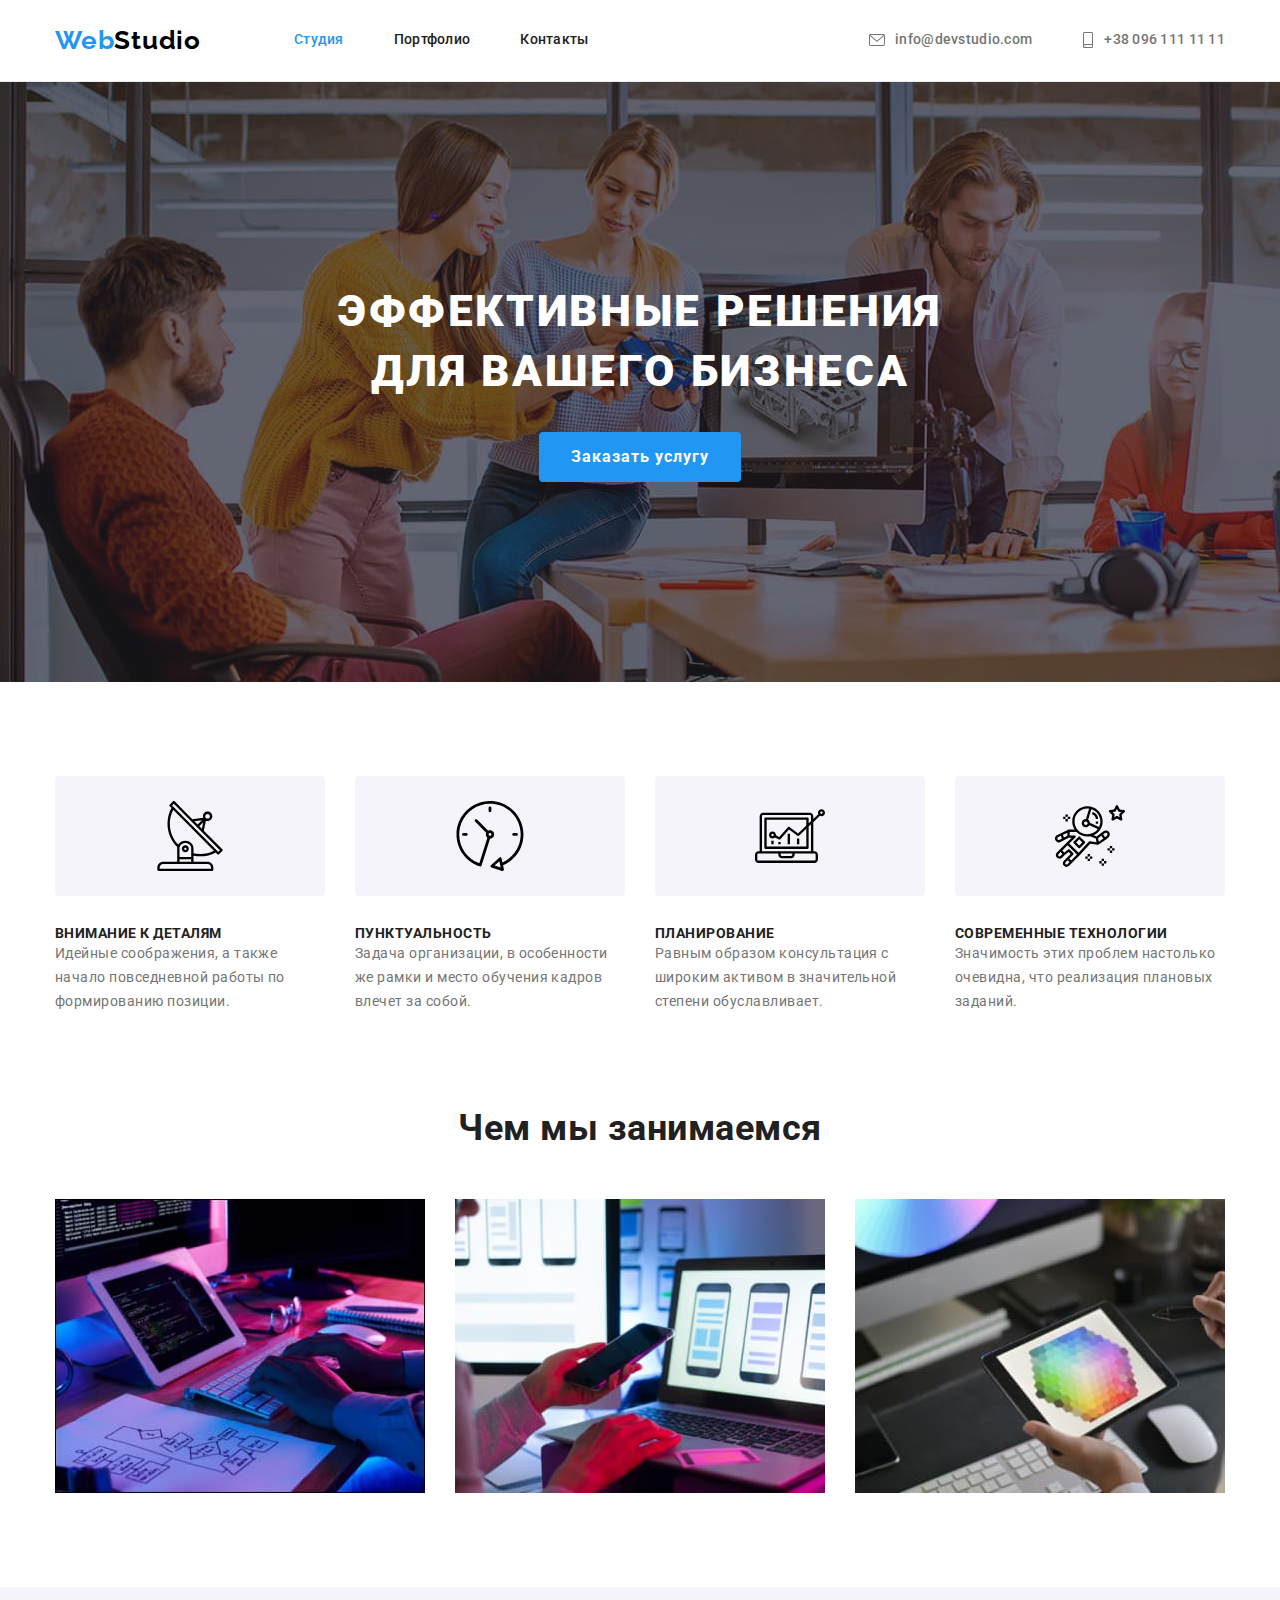
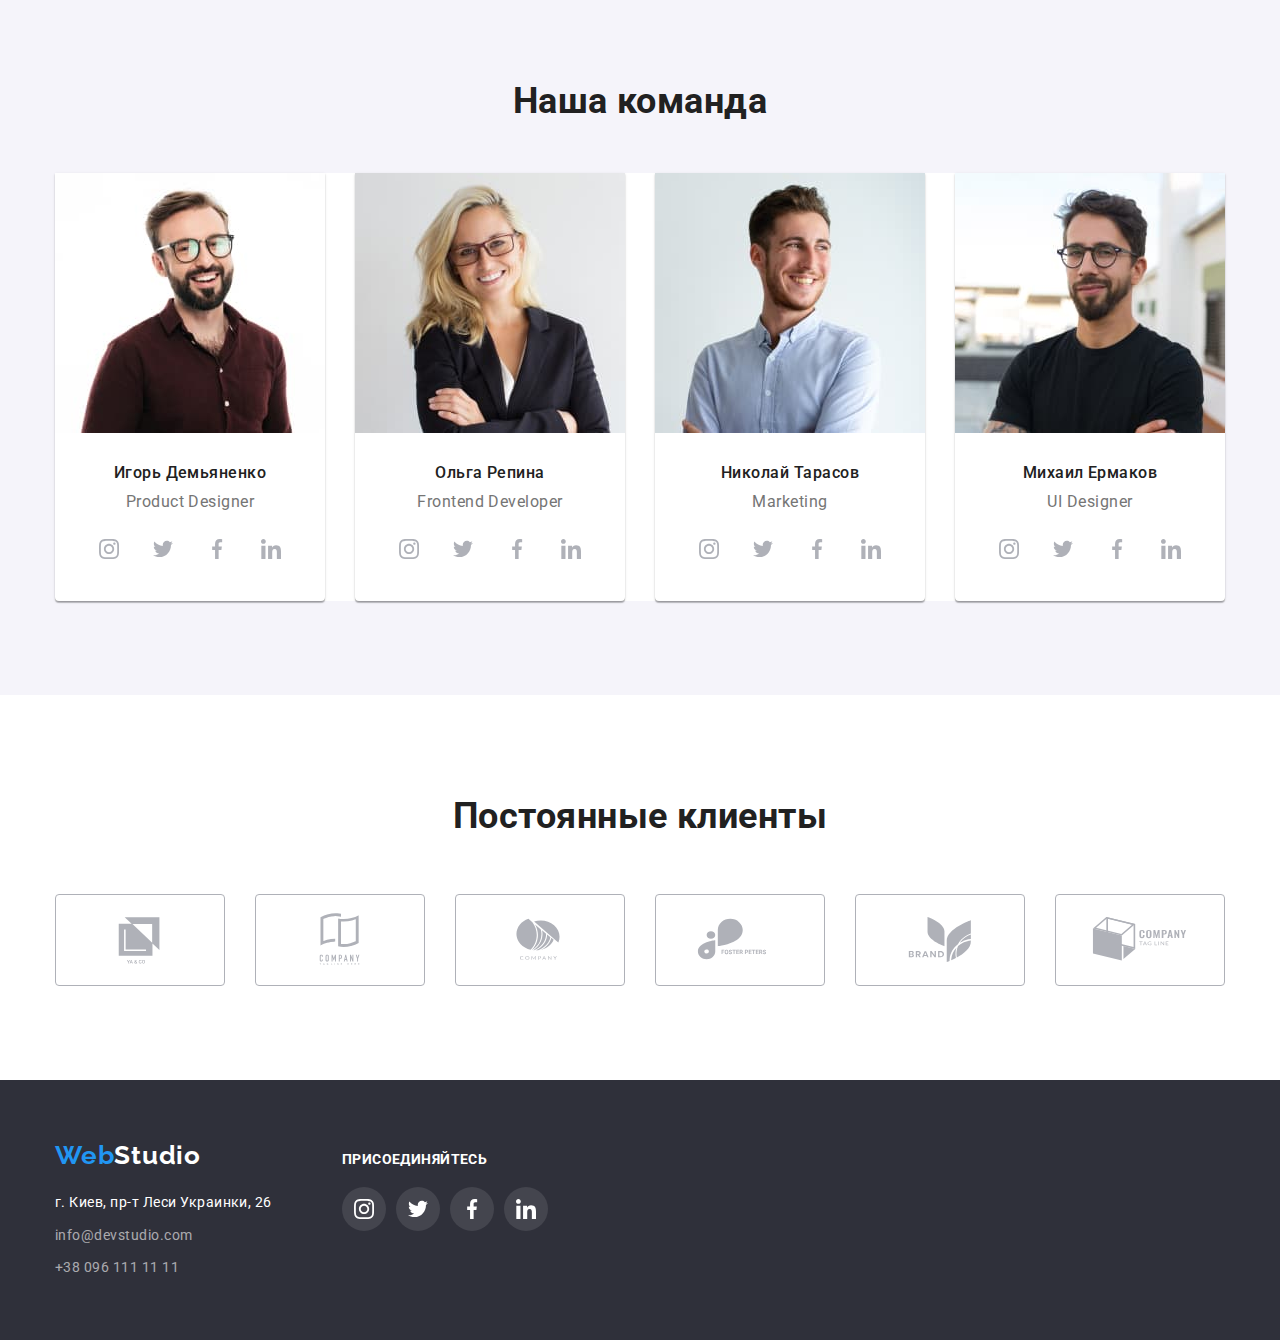
<file: index.html>
<!DOCTYPE html>
<html lang="en">
  <head>
    <meta charset="UTF-8" />
    <meta http-equiv="X-UA-Compatible" content="IE=edge" />
    <meta name="viewport" content="width=device-width, initial-scale=1.0" />
    <title>Студия</title>
    <link rel="preconnect" href="https://fonts.googleapis.com" />
    <link rel="preconnect" href="https://fonts.gstatic.com" crossorigin />
    <link
      href="https://fonts.googleapis.com/css2?family=Raleway:wght@700&family=Roboto:wght@400;500;700;900&display=swap"
      rel="stylesheet"
    />
    <link
      rel="stylesheet"
      href="https://cdnjs.cloudflare.com/ajax/libs/modern-normalize/1.0.0/modern-normalize.min.css"
    />
    <link rel="stylesheet" href="./css/styles.css" />
  </head>
  <body>
    <header>
      <div class="header-container">
        <nav class="nav-container">
          <a href="" class="logo link logo-header"
            ><span class="logo-accent-color">Web</span>Studio</a
          >
          <ul class="list nav-menu">
            <li class="nav-menu-li">
              <a href="./index.html" class="link current primary-text-color">Студия</a>
            </li>
            <li class="nav-menu-li">
              <a href="./portfolio.html" class="link primary-text-color">Портфолио</a>
            </li>
            <li class="nav-menu-li">
              <a href="" class="link primary-text-color">Контакты</a>
            </li>
          </ul>
        </nav>
        <ul class="list mail-tel">
          <li class="mail-tel-li">
            <a href="mailto:info@devstudio.com" class="mailto-a"
              ><svg class="mailto-icon-svg">
                <use href="./images/icons.svg#icon-envelope1"></use></svg
              >info@devstudio.com</a
            >
          </li>
          <li class="mail-tel-li">
            <a href="tel:+380961111111" class="tel-a"
              ><svg class="tel-icon-svg">
                <use href="./images/icons.svg#icon-smartphone1"></use></svg
              >+38 096 111 11 11</a
            >
          </li>
        </ul>
      </div>
    </header>
    <main>
      <section class="bg-order-service">
        <div class="container">
          <h1 class="index-h1">
            Эффективные решения
            <div class="index-h1-div">для вашего бизнеса</div>
          </h1>
          <button type="button" class="button-order-service">Заказать услугу</button>
        </div>
      </section>
      <section class="no-padding-bottom">
        <div class="container">
          <h2 class="visually-hidden">Наши особенности</h2>
          <ul class="list ul-our-features">
            <li class="li-our-features">
              <div class="li-our-features-svg-div">
                <svg class="li-our-features-svg">
                  <use href="./images/icons.svg#icon-antenna"></use>
                </svg>
              </div>
              <h3 class="index-h3-our-features">Внимание к деталям</h3>
              <p class="index-p-our-features">
                Идейные соображения, а также начало повседневной работы по формированию позиции.
              </p>
            </li>
            <li class="li-our-features">
              <div class="li-our-features-svg-div">
                <svg class="li-our-features-svg">
                  <use href="./images/icons.svg#icon-clock"></use>
                </svg>
              </div>
              <h3 class="index-h3-our-features">Пунктуальность</h3>
              <p class="index-p-our-features">
                Задача организации, в особенности же рамки и место обучения кадров влечет за собой.
              </p>
            </li>
            <li class="li-our-features">
              <div class="li-our-features-svg-div">
                <svg class="li-our-features-svg">
                  <use href="./images/icons.svg#icon-diagram"></use>
                </svg>
              </div>
              <h3 class="index-h3-our-features">Планирование</h3>
              <p class="index-p-our-features">
                Равным образом консультация с широким активом в значительной степени обуславливает.
              </p>
            </li>
            <li class="li-our-features">
              <div class="li-our-features-svg-div">
                <svg class="li-our-features-svg">
                  <use href="./images/icons.svg#icon-astronaut"></use>
                </svg>
              </div>
              <h3 class="index-h3-our-features">Современные технологии</h3>
              <p class="index-p-our-features">
                Значимость этих проблем настолько очевидна, что реализация плановых заданий.
              </p>
            </li>
          </ul>
        </div>
      </section>
      <section class="section">
        <div class="container">
          <h2 class="index-h2-what-we-do">Чем мы занимаемся</h2>
          <ul class="list ul-what-we-do">
            <li class="li-what-we-do">
              <img src="./images/index/1.jpg" alt="фото чем мы занимаемся 1" width="370" />
            </li>
            <li class="li-what-we-do">
              <img src="./images/index/2.jpg" alt="фото чем мы занимаемся 2" width="370" />
            </li>
            <li class="li-what-we-do">
              <img src="./images/index/3.jpg" alt="фото чем мы занимаемся 3" width="370" />
            </li>
          </ul>
        </div>
      </section>
      <section class="bg-color-team section">
        <div class="container">
          <h2 class="index-h2-our-team">Наша команда</h2>
          <ul class="list ul-team">
            <li class="li-team">
              <img src="./images/index/4.jpg" alt="фото Игорь Демьяненко" width="270" />
              <div class="index-h3-p-member-of-team-div">
                <h3 class="index-h3-member-of-team">Игорь Демьяненко</h3>
                <p class="index-p-member-of-team">Product Designer</p>
                <ul class="index-member-of-team-ul-links list">
                  <li class="index-member-of-team-li-links">
                    <a href="" class="team-links">
                      <svg class="index-member-of-team-svg-links">
                        <use href="./images/icons.svg#icon-instagram"></use>
                      </svg>
                    </a>
                  </li>
                  <li class="index-member-of-team-li-links">
                    <a href="" class="team-links">
                      <svg class="index-member-of-team-svg-links">
                        <use href="./images/icons.svg#icon-twitter"></use>
                      </svg>
                    </a>
                  </li>
                  <li class="index-member-of-team-li-links">
                    <a href="" class="team-links">
                      <svg class="index-member-of-team-svg-links">
                        <use href="./images/icons.svg#icon-facebook"></use>
                      </svg>
                    </a>
                  </li>
                  <li class="index-member-of-team-li-links">
                    <a href="" class="team-links">
                      <svg class="index-member-of-team-svg-links">
                        <use href="./images/icons.svg#icon-linkedin"></use>
                      </svg>
                    </a>
                  </li>
                </ul>
              </div>
            </li>
            <li class="li-team">
              <img src="./images/index/5.jpg" alt="фото Ольга Репина" width="270" />
              <div class="index-h3-p-member-of-team-div">
                <h3 class="index-h3-member-of-team">Ольга Репина</h3>
                <p class="index-p-member-of-team">Frontend Developer</p>
                <ul class="index-member-of-team-ul-links list">
                  <li class="index-member-of-team-li-links">
                    <a href="" class="team-links">
                      <svg class="index-member-of-team-svg-links">
                        <use href="./images/icons.svg#icon-instagram"></use>
                      </svg>
                    </a>
                  </li>
                  <li class="index-member-of-team-li-links">
                    <a href="" class="team-links">
                      <svg class="index-member-of-team-svg-links">
                        <use href="./images/icons.svg#icon-twitter"></use>
                      </svg>
                    </a>
                  </li>
                  <li class="index-member-of-team-li-links">
                    <a href="" class="team-links">
                      <svg class="index-member-of-team-svg-links">
                        <use href="./images/icons.svg#icon-facebook"></use>
                      </svg>
                    </a>
                  </li>
                  <li class="index-member-of-team-li-links">
                    <a href="" class="team-links">
                      <svg class="index-member-of-team-svg-links">
                        <use href="./images/icons.svg#icon-linkedin"></use>
                      </svg>
                    </a>
                  </li>
                </ul>
              </div>
            </li>
            <li class="li-team">
              <img src="./images/index/6.jpg" alt="фото Николай Тарасов" width="270" />
              <div class="index-h3-p-member-of-team-div">
                <h3 class="index-h3-member-of-team">Николай Тарасов</h3>
                <p class="index-p-member-of-team">Marketing</p>
                <ul class="index-member-of-team-ul-links list">
                  <li class="index-member-of-team-li-links">
                    <a href="" class="team-links">
                      <svg class="index-member-of-team-svg-links">
                        <use href="./images/icons.svg#icon-instagram"></use>
                      </svg>
                    </a>
                  </li>
                  <li class="index-member-of-team-li-links">
                    <a href="" class="team-links">
                      <svg class="index-member-of-team-svg-links">
                        <use href="./images/icons.svg#icon-twitter"></use>
                      </svg>
                    </a>
                  </li>
                  <li class="index-member-of-team-li-links">
                    <a href="" class="team-links">
                      <svg class="index-member-of-team-svg-links">
                        <use href="./images/icons.svg#icon-facebook"></use>
                      </svg>
                    </a>
                  </li>
                  <li class="index-member-of-team-li-links">
                    <a href="" class="team-links">
                      <svg class="index-member-of-team-svg-links">
                        <use href="./images/icons.svg#icon-linkedin"></use>
                      </svg>
                    </a>
                  </li>
                </ul>
              </div>
            </li>
            <li class="li-team">
              <img src="./images/index/7.jpg" alt="фото Михаил Ермаков" width="270" />
              <div class="index-h3-p-member-of-team-div">
                <h3 class="index-h3-member-of-team">Михаил Ермаков</h3>
                <p class="index-p-member-of-team">UI Designer</p>
                <ul class="index-member-of-team-ul-links list">
                  <li class="index-member-of-team-li-links">
                    <a href="" class="team-links">
                      <svg class="index-member-of-team-svg-links">
                        <use href="./images/icons.svg#icon-instagram"></use>
                      </svg>
                    </a>
                  </li>
                  <li class="index-member-of-team-li-links">
                    <a href="" class="team-links">
                      <svg class="index-member-of-team-svg-links">
                        <use href="./images/icons.svg#icon-twitter"></use>
                      </svg>
                    </a>
                  </li>
                  <li class="index-member-of-team-li-links">
                    <a href="" class="team-links">
                      <svg class="index-member-of-team-svg-links">
                        <use href="./images/icons.svg#icon-facebook"></use>
                      </svg>
                    </a>
                  </li>
                  <li class="index-member-of-team-li-links">
                    <a href="" class="team-links">
                      <svg class="index-member-of-team-svg-links">
                        <use href="./images/icons.svg#icon-linkedin"></use>
                      </svg>
                    </a>
                  </li>
                </ul>
              </div>
            </li>
          </ul>
        </div>
      </section>
      <section class="section">
        <div class="container">
          <h2 class="clients-h2">Постоянные клиенты</h2>
          <ul class="clients-ul list">
            <li class="clients-li">
              <a href="" class="clients-li-a"
                ><svg class="clients-li-a-svg"><use href="./images/icons.svg#icon-logo1"></use></svg
              ></a>
            </li>
            <li class="clients-li">
              <a href="" class="clients-li-a"
                ><svg class="clients-li-a-svg"><use href="./images/icons.svg#icon-logo2"></use></svg
              ></a>
            </li>
            <li class="clients-li">
              <a href="" class="clients-li-a"
                ><svg class="clients-li-a-svg"><use href="./images/icons.svg#icon-logo3"></use></svg
              ></a>
            </li>
            <li class="clients-li">
              <a href="" class="clients-li-a"
                ><svg class="clients-li-a-svg"><use href="./images/icons.svg#icon-logo4"></use></svg
              ></a>
            </li>
            <li class="clients-li">
              <a href="" class="clients-li-a"
                ><svg class="clients-li-a-svg"><use href="./images/icons.svg#icon-logo5"></use></svg
              ></a>
            </li>
            <li class="clients-li">
              <a href="" class="clients-li-a"
                ><svg class="clients-li-a-svg"><use href="./images/icons.svg#icon-logo6"></use></svg
              ></a>
            </li>
          </ul>
        </div>
      </section>
    </main>
    <footer class="footer-wrapper">
      <div class="container-footer">
        <div class="footer-logo-address-container">
          <a href="" class="logo link logo-footer"
            ><span class="logo-accent-color">Web</span>Studio</a
          >
          <address class="footer-address">
            <p class="link footer-address-p">г. Киев, пр-т Леси Украинки, 26</p>
            <ul class="list">
              <li class="footer-address-li">
                <a href="mailto:info@devstudio.com" class="link footer-link">info@devstudio.com</a>
              </li>
              <li class="footer-address-li">
                <a href="tel:+380961111111" class="link footer-link">+38 096 111 11 11</a>
              </li>
            </ul>
          </address>
        </div>
        <div class="footer-wrapper-join">
          <p class="footer-p-join">присоединяйтесь</p>
          <ul class="list footer-ul-join">
            <li class="footer-li-join">
              <a href="" class="footer-a-join"
                ><svg class="footer-a-join-svg">
                  <use href="./images/icons.svg#icon-instagram"></use></svg
              ></a>
            </li>
            <li class="footer-li-join">
              <a href="" class="footer-a-join"
                ><svg class="footer-a-join-svg">
                  <use href="./images/icons.svg#icon-twitter"></use></svg
              ></a>
            </li>
            <li class="footer-li-join">
              <a href="" class="footer-a-join"
                ><svg class="footer-a-join-svg">
                  <use href="./images/icons.svg#icon-facebook"></use></svg
              ></a>
            </li>
            <li class="footer-li-join">
              <a href="" class="footer-a-join"
                ><svg class="footer-a-join-svg">
                  <use href="./images/icons.svg#icon-linkedin"></use></svg
              ></a>
            </li>
          </ul>
        </div>
      </div>
    </footer>
  </body>
</html>
</file>
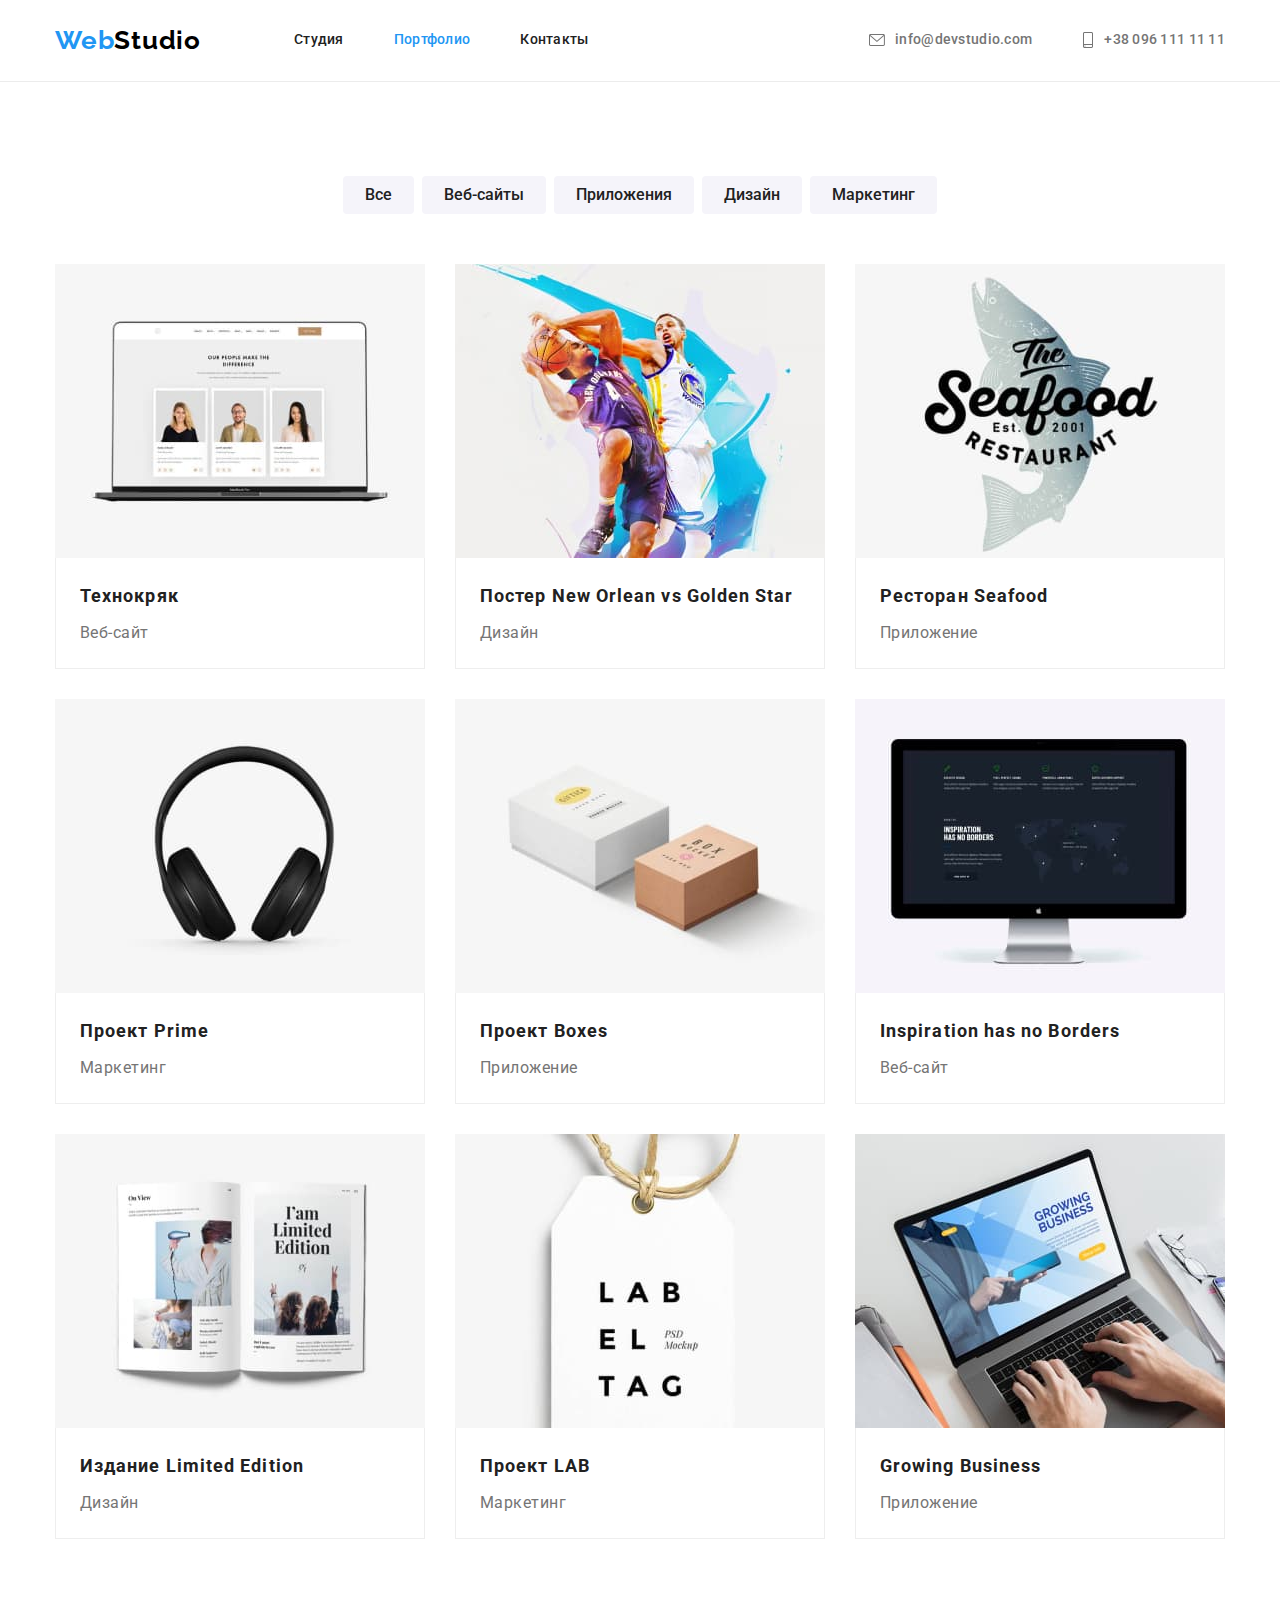
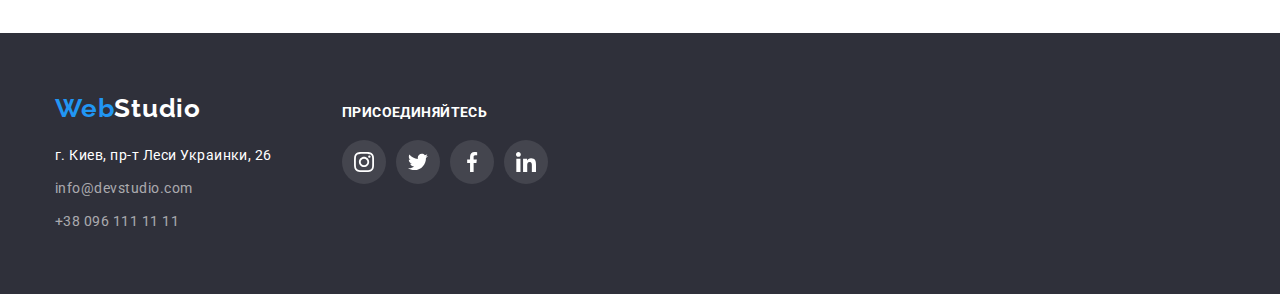
<file: portfolio.html>
<!DOCTYPE html>
<html lang="en">
  <head>
    <meta charset="UTF-8" />
    <meta http-equiv="X-UA-Compatible" content="IE=edge" />
    <meta name="viewport" content="width=device-width, initial-scale=1.0" />
    <title>Портфолио</title>
    <link rel="preconnect" href="https://fonts.googleapis.com" />
    <link rel="preconnect" href="https://fonts.gstatic.com" crossorigin />
    <link
      href="https://fonts.googleapis.com/css2?family=Raleway:wght@700&family=Roboto:wght@400;500;700;900&display=swap"
      rel="stylesheet"
    />
    <link
      rel="stylesheet"
      href="https://cdnjs.cloudflare.com/ajax/libs/modern-normalize/1.0.0/modern-normalize.min.css"
    />
    <link rel="stylesheet" href="./css/styles.css" />
  </head>
  <body>
    <header>
      <div class="header-container">
        <nav class="nav-container">
          <a href="" class="logo link logo-header"
            ><span class="logo-accent-color">Web</span>Studio</a
          >
          <ul class="list nav-menu">
            <li class="nav-menu-li">
              <a href="./index.html" class="link primary-text-color">Студия</a>
            </li>
            <li class="nav-menu-li">
              <a href="./portfolio.html" class="link current primary-text-color">Портфолио</a>
            </li>
            <li class="nav-menu-li">
              <a href="" class="link primary-text-color">Контакты</a>
            </li>
          </ul>
        </nav>
        <ul class="list mail-tel">
          <li class="mail-tel-li">
            <a href="mailto:info@devstudio.com" class="mailto-a"
              ><svg class="mailto-icon-svg">
                <use href="./images/icons.svg#icon-envelope1"></use></svg
              >info@devstudio.com</a
            >
          </li>
          <li class="mail-tel-li">
            <a href="tel:+380961111111" class="tel-a"
              ><svg class="tel-icon-svg">
                <use href="./images/icons.svg#icon-smartphone1"></use></svg
              >+38 096 111 11 11</a
            >
          </li>
        </ul>
      </div>
    </header>
    <main>
      <section class="section">
        <div class="container">
          <ul class="list ul-button">
            <li class="li-button"><button type="button" class="button link all">Все</button></li>
            <li class="li-button">
              <button type="button" class="button link web-sites">Веб-сайты</button>
            </li>
            <li class="li-button">
              <button type="button" class="button link applications">Приложения</button>
            </li>
            <li class="li-button">
              <button type="button" class="button link design">Дизайн</button>
            </li>
            <li class="li-button">
              <button type="button" class="button link marketing">Маркетинг</button>
            </li>
          </ul>
          <h2 class="visually-hidden">Наши портфолио</h2>
          <ul class="list portfolio-ul">
            <li class="portfolio-ul-li">
              <a class="link portfolio-a" href="">
                <img src="./images/portfolio/techcrack.jpg" alt="Технокряк" width="370" />
                <div class="portfolio-h3-p">
                  <h3 class="portfolio-h3">Технокряк</h3>
                  <p class="portfolio-p">Веб-сайт</p>
                </div>
              </a>
            </li>
            <li class="portfolio-ul-li">
              <a class="link portfolio-a" href="">
                <img
                  src="./images/portfolio/poster-new-orlean-vs-golden-star.jpg"
                  alt="Постер New Orlean vs Golden Star"
                  width="370"
                />
                <div class="portfolio-h3-p">
                  <h3 class="portfolio-h3">Постер New Orlean vs Golden Star</h3>
                  <p class="portfolio-p">Дизайн</p>
                </div></a
              >
            </li>
            <li class="portfolio-ul-li">
              <a class="link portfolio-a" href="">
                <img
                  src="./images/portfolio/restaurant-seafood.jpg"
                  alt="Ресторан Seafood"
                  width="370"
                />
                <div class="portfolio-h3-p">
                  <h3 class="portfolio-h3">Ресторан Seafood</h3>
                  <p class="portfolio-p">Приложение</p>
                </div></a
              >
            </li>
            <li class="portfolio-ul-li">
              <a class="link portfolio-a" href="">
                <img src="./images/portfolio/project-prime.jpg" alt="Проект Prime" width="370" />

                <div class="portfolio-h3-p">
                  <h3 class="portfolio-h3">Проект Prime</h3>
                  <p class="portfolio-p">Маркетинг</p>
                </div></a
              >
            </li>
            <li class="portfolio-ul-li">
              <a class="link portfolio-a" href="">
                <img src="./images/portfolio/project-boxes.jpg" alt="Проект Boxes" width="370" />

                <div class="portfolio-h3-p">
                  <h3 class="portfolio-h3">Проект Boxes</h3>
                  <p class="portfolio-p">Приложение</p>
                </div></a
              >
            </li>
            <li class="portfolio-ul-li">
              <a class="link portfolio-a" href="">
                <img
                  src="./images/portfolio/inspiration-has-no-borders.jpg"
                  alt="Inspiration has no Borders"
                  width="370"
                />
                <div class="portfolio-h3-p">
                  <h3 class="portfolio-h3">Inspiration has no Borders</h3>
                  <p class="portfolio-p">Веб-сайт</p>
                </div></a
              >
            </li>
            <li class="portfolio-ul-li">
              <a class="link portfolio-a" href="">
                <img
                  src="./images/portfolio/publishment-limited-edition.jpg"
                  alt="Издание Limited Edition"
                  width="370"
                />
                <div class="portfolio-h3-p">
                  <h3 class="portfolio-h3">Издание Limited Edition</h3>
                  <p class="portfolio-p">Дизайн</p>
                </div></a
              >
            </li>
            <li class="portfolio-ul-li">
              <a class="link portfolio-a" href="">
                <img src="./images/portfolio/project-LAB.jpg" alt="Проект LAB" width="370" />

                <div class="portfolio-h3-p">
                  <h3 class="portfolio-h3">Проект LAB</h3>
                  <p class="portfolio-p">Маркетинг</p>
                </div></a
              >
            </li>
            <li class="portfolio-ul-li">
              <a class="link portfolio-a" href="">
                <img
                  src="./images/portfolio/growing-business.jpg"
                  alt="Growing Business"
                  width="370"
                />
                <div class="portfolio-h3-p">
                  <h3 class="portfolio-h3">Growing Business</h3>
                  <p class="portfolio-p">Приложение</p>
                </div></a
              >
            </li>
          </ul>
        </div>
      </section>
    </main>
    <footer class="footer-wrapper">
      <div class="container-footer">
        <div class="footer-logo-address-container">
          <a href="" class="logo link logo-footer"
            ><span class="logo-accent-color">Web</span>Studio</a
          >
          <address class="footer-address">
            <p class="link footer-address-p">г. Киев, пр-т Леси Украинки, 26</p>
            <ul class="list">
              <li class="footer-address-li">
                <a href="mailto:info@devstudio.com" class="link footer-link">info@devstudio.com</a>
              </li>
              <li class="footer-address-li">
                <a href="tel:+380961111111" class="link footer-link">+38 096 111 11 11</a>
              </li>
            </ul>
          </address>
        </div>
        <div class="footer-wrapper-join">
          <p class="footer-p-join">присоединяйтесь</p>
          <ul class="list footer-ul-join">
            <li class="footer-li-join">
              <a href="" class="footer-a-join"
                ><svg class="footer-a-join-svg">
                  <use href="./images/icons.svg#icon-instagram"></use></svg
              ></a>
            </li>
            <li class="footer-li-join">
              <a href="" class="footer-a-join"
                ><svg class="footer-a-join-svg">
                  <use href="./images/icons.svg#icon-twitter"></use></svg
              ></a>
            </li>
            <li class="footer-li-join">
              <a href="" class="footer-a-join"
                ><svg class="footer-a-join-svg">
                  <use href="./images/icons.svg#icon-facebook"></use></svg
              ></a>
            </li>
            <li class="footer-li-join">
              <a href="" class="footer-a-join"
                ><svg class="footer-a-join-svg">
                  <use href="./images/icons.svg#icon-linkedin"></use></svg
              ></a>
            </li>
          </ul>
        </div>
      </div>
    </footer>
  </body>
</html>
</file>
<file: css/styles.css>
.visually-hidden {
  position: absolute;
  width: 1px;
  height: 1px;
  margin: -1px;
  border: 0;
  padding: 0;

  white-space: nowrap;
  clip-path: inset(100%);
  clip: rect(0 0 0 0);
  overflow: hidden;
}
:root {
  --primary-text-color: #212121;
  --secondary-text-color: #757575;
  --accent-color: #2196f3;
  --gap: 30px;
}

h1,
h2,
h3,
p,
ul {
  margin: 0;
  padding: 0;
}

body {
  color: var(--primary-text-color);
  letter-spacing: 0.03em;
  font-family: 'Roboto', sans-serif;
}

.container {
  width: 1200px;
  margin: 0 auto;
  padding-left: 15px;
  padding-right: 15px;
}
/* ----------------common---------------- */
.list {
  list-style: none;
}

.link {
  text-decoration: none;
}

.link:hover,
.link:focus {
  color: var(--accent-color);
}

.primary-text-color {
  color: var(--primary-text-color);
}

.logo-accent-color {
  color: var(--accent-color);
}

.section {
  padding-top: 94px;
  padding-bottom: 94px;
}

/* ----------------header---------------- */

header {
  border-bottom: 1px solid #ececec;
  padding: 25px 0;
}

.header-container {
  display: flex;
  align-items: center;
  font-weight: 500;
  font-size: 14px;
  line-height: 1.14;
  letter-spacing: 0.02em;
  width: 1200px;
  margin: 0 auto;
  padding: 0 15px;
}

.logo {
  font-family: 'Raleway', sans-serif;
  font-size: 26px;
  line-height: 1.19;
  font-weight: 700;
  letter-spacing: 0.03em;
}

.logo-header {
  color: #000;
  margin-right: 93px;
}

.nav-container {
  display: flex;
  align-items: center;
}

.nav-menu {
  display: flex;
}

.nav-menu .link.current {
  color: var(--accent-color);
}

.nav-menu-li:not(:last-child) {
  margin-right: 50px;
}

.mail-tel {
  display: flex;
  margin-left: auto;
  align-items: center;
}

.mail-tel-li:not(:last-child) {
  margin-right: 50px;
}

.mailto-a,
.tel-a {
  color: var(--secondary-text-color);
  text-decoration: none;
  display: flex;
  align-items: center;
}

.mailto-a:hover,
.mailto-a:focus,
.tel-a:hover,
.tel-a:focus {
  color: var(--accent-color);
}

.mailto-icon-svg {
  margin-right: 10px;
  width: 16px;
  height: 12px;
  fill: currentColor;
}
/* display: inline-flex; */

.tel-icon-svg {
  margin-right: 10px;
  width: 12px;
  height: 16px;
  fill: currentColor;
}
/* display: inline-flex; */

/* ----------------main index.html---------------- */

.bg-order-service {
  max-width: 1600px;
  text-align: center;
  margin: 0 auto;
  padding: 200px 0;
  height: 600px;
  background-image: linear-gradient(to right, #2f303a66, #2f303a66), url(../images/index/bg.jpg);
}
/* outline: 10px solid blue; */
/* background-image: linear-gradient(to right, rgba(47, 48, 58, 0.4), rgba(47, 48, 58, 0.4)), url(../images/index/bg.jpg);*/

.index-h1 {
  font-weight: 900;
  font-size: 44px;
  line-height: 1.36;
  text-align: center;
  letter-spacing: 0.06em;
  text-transform: uppercase;
  color: #fff;
  margin-bottom: 30px;
}

.button-order-service {
  background-color: var(--accent-color);
  border-radius: 4px;
  color: #fff;
  font-weight: 700;
  font-size: 16px;
  line-height: 1.88;
  letter-spacing: 0.06em;
  font-family: inherit;
  padding: 10px 32px;
  border: none;
}

.no-padding-bottom {
  padding-top: 94px;
}

.ul-our-features {
  display: flex;
  /* outline: 1px solid green; */
}

.li-our-features {
  width: 270px;
}
/* height: 120px; */
/* background-color: #f5f4fa; */

.li-our-features:not(:last-child) {
  margin-right: 30px;
}

/* .li-our-features::before {
  display: block;
  content: '';
  width: 270px;
  height: 120px;
  background-color: #f5f4fa;
  background-position: center;
  background-repeat: no-repeat;
} */

.li-our-features-svg-div {
  height: 120px;
  background-color: #f5f4fa;
  border-radius: 4px;
  display: flex;
  align-items: center;
  justify-content: center;
  margin-bottom: 30px;
}

.li-our-features-svg {
  width: 70px;
  height: 70px;
}
/* margin: 0 auto; */
/* display: block; */

.index-h3-our-features {
  font-size: 14px;
  line-height: 1.14;
  text-transform: uppercase;
  font-weight: 700;
}

.index-p-our-features {
  font-size: 14px;
  line-height: 1.71;
  color: #757575;
}

.index-h2-what-we-do {
  font-size: 36px;
  line-height: 1.16;
  text-align: center;
  font-weight: 700;
  margin-bottom: 50px;
}

.ul-what-we-do {
  display: flex;
  /* outline: 1px solid green; */
}

.li-what-we-do:not(:last-child) {
  margin-right: 30px;
}

.bg-color-team {
  background-color: #f5f4fa;
}

.index-h2-our-team {
  font-size: 36px;
  line-height: 1.16;
  text-align: center;
  font-weight: 700;
  margin-bottom: 50px;
}

.ul-team {
  display: flex;
  /* outline: 1px solid green; */
  background-color: #fff;
}

.li-team {
  background-color: #fff;
  box-shadow: 0px 1px 3px rgba(0, 0, 0, 0.12), 0px 1px 1px rgba(0, 0, 0, 0.14),
    0px 2px 1px rgba(0, 0, 0, 0.2);
  border-radius: 0px 0px 4px 4px;
  /* outline: 1px solid green; */
}

.li-team:not(:last-child) {
  margin-right: 30px;
}

.index-h3-p-member-of-team-div {
  padding: 30px 0;
}

.index-h3-member-of-team {
  font-weight: 500;
  font-size: 16px;
  line-height: 1.19;
  text-align: center;
  margin-bottom: 10px;
}

.index-p-member-of-team {
  font-weight: 400;
  font-size: 16px;
  line-height: 1.19;
  text-align: center;
  color: #757575;
  margin-bottom: 16px;
}

.index-member-of-team-ul-links {
  display: flex;
  justify-content: center;
}

.index-member-of-team-li-links {
  width: 44px;
  height: 44px;
}

.index-member-of-team-li-links:not(:last-child) {
  margin-right: 10px;
}

.team-links {
  display: flex;
  border-radius: 50%;
  justify-content: center;
  align-items: center;
  width: 100%;
  height: 100%;
  color: #afb1b8;
}

.team-links:hover,
.team-links:focus {
  background-color: var(--accent-color);
  color: #fff;
  fill: currentColor;
}

.index-member-of-team-svg-links {
  width: 20px;
  height: 20px;
  fill: currentColor;
}

.clients-h2 {
  font-size: 36px;
  line-height: 1.51;
  text-align: center;
  padding-bottom: 50px;
}

.clients-ul {
  display: flex;
}

.clients-li {
  width: 170px;
  height: 92px;
}
/* outline: 1px solid #afb1b8; */
/* filter: drop-shadow(0px 4px 4px rgba(0, 0, 0, 0.25)); */
/* border-radius: 4px; */
/* padding: 16px 32px; */

.clients-li:not(:last-child) {
  margin-right: 30px;
}

.clients-li-a {
  height: 100%;
  width: 100%;
  display: flex;
  align-items: center;
  justify-content: center;
  border: 1px solid #afb1b8;
  border-radius: 4px;
  fill: #afb1b8;
}

.clients-li-a:hover,
.clients-li-a:focus {
  border: 1px solid var(--accent-color);
  fill: var(--accent-color);
}

.clients-li-a-svg {
  width: 106px;
  height: 60px;
}

/* ----------------main portfolio.html---------------- */

.ul-button {
  display: flex;
  justify-content: center;
  margin-bottom: 50px;
}

.li-button:not(:last-child) {
  margin-right: 8px;
}

.button:hover,
.button:focus {
  box-shadow: 0px 4px 4px rgba(0, 0, 0, 0.25);
  background-color: var(--accent-color);
  color: #fff;
}
/* filter: drop-shadow(0px 4px 4px rgba(0, 0, 0, 0.25)); */

.button {
  background-color: #f5f4fa;
  cursor: pointer;
  font-weight: 500;
  font-size: 16px;
  line-height: 1.62;
  text-align: center;
  font-family: inherit;
  border-radius: 4px;
  color: var(--primary-text-color);
  border: none;
  padding: 6px 22px;
}

.portfolio-ul {
  display: flex;
  flex-wrap: wrap;
  margin-left: calc(-1 * var(--gap));
  margin-top: calc(-1 * var(--gap));
}
/* flex-basis: 1170px; */

.portfolio-ul > .portfolio-ul-li {
  flex-basis: calc(100% / 3 - var(--gap));
  margin-left: var(--gap);
  margin-top: var(--gap);
}

.portfolio-a:hover,
.portfolio-a:focus {
  display: block;
  box-shadow: 0px 4px 4px rgba(0, 0, 0, 0.25);
}
/* filter: drop-shadow(0px 4px 4px rgba(0, 0, 0, 0.25)); */

img {
  display: block;
  max-width: 100%;
  height: auto;
  /* outline: 1px solid tomato; */
}

.portfolio-h3-p {
  padding: 20px 24px;
  border-right: 1px solid #eeeeee;
  border-bottom: 1px solid #eeeeee;
  border-left: 1px solid #eeeeee;
}
/* min-width: 322px; */

.portfolio-h3 {
  font-size: 18px;
  line-height: 2;
  letter-spacing: 0.06em;
  margin-bottom: 4px;
  color: var(--primary-text-color);
}

.portfolio-p {
  font-size: 16px;
  line-height: 1.88;
  color: #757575;
}

/* ----------------footer---------------- */

.footer-wrapper {
  background-color: #2f303a;
  padding: 60px 0;
}

.container-footer {
  display: flex;
  align-items: baseline;
  width: 1200px;
  margin: 0 auto;
  padding-left: 15px;
  padding-right: 15px;
}

.footer-logo-address-container {
  margin-right: 70px;
}

.logo-footer {
  color: #fff;
}

.footer-address {
  font-style: normal;
  font-size: 14px;
  line-height: 1.71;
  color: #fff;
  margin-top: 20px;
}

.footer-address-p {
  margin-bottom: 9px;
}

.footer-address-li:not(:last-child) {
  margin-bottom: 9px;
}

.footer-link {
  color: rgba(255, 255, 255, 0.6);
  margin-top: 9px;
}

.footer-wrapper-join {
}

.footer-p-join {
  font-family: 'Roboto';
  font-style: normal;
  font-weight: 700;
  font-size: 14px;
  line-height: 16px;
  letter-spacing: 0.03em;
  text-transform: uppercase;
  color: #ffffff;
  margin-bottom: 20px;
}

.footer-ul-join {
  display: flex;
}

.footer-li-join {
  width: 44px;
  height: 44px;
}

.footer-li-join:not(:last-child) {
  margin-right: 10px;
}

.footer-a-join {
  width: 100%;
  height: 100%;
  background-color: rgba(255, 255, 255, 0.1);
  border-radius: 50%;
  display: flex;
  align-items: center;
  justify-content: center;
}
/* background-position: center;
  background-size: initial;
  background-repeat: no-repeat; */
/* color: transparent; */
/* width: 44px; */
/* height: 44px; */

.footer-a-join:hover,
.footer-a-join:focus {
  background-color: var(--accent-color);
}

.footer-a-join-svg {
  width: 20px;
  height: 20px;
  fill: #fff;
}
</file>
